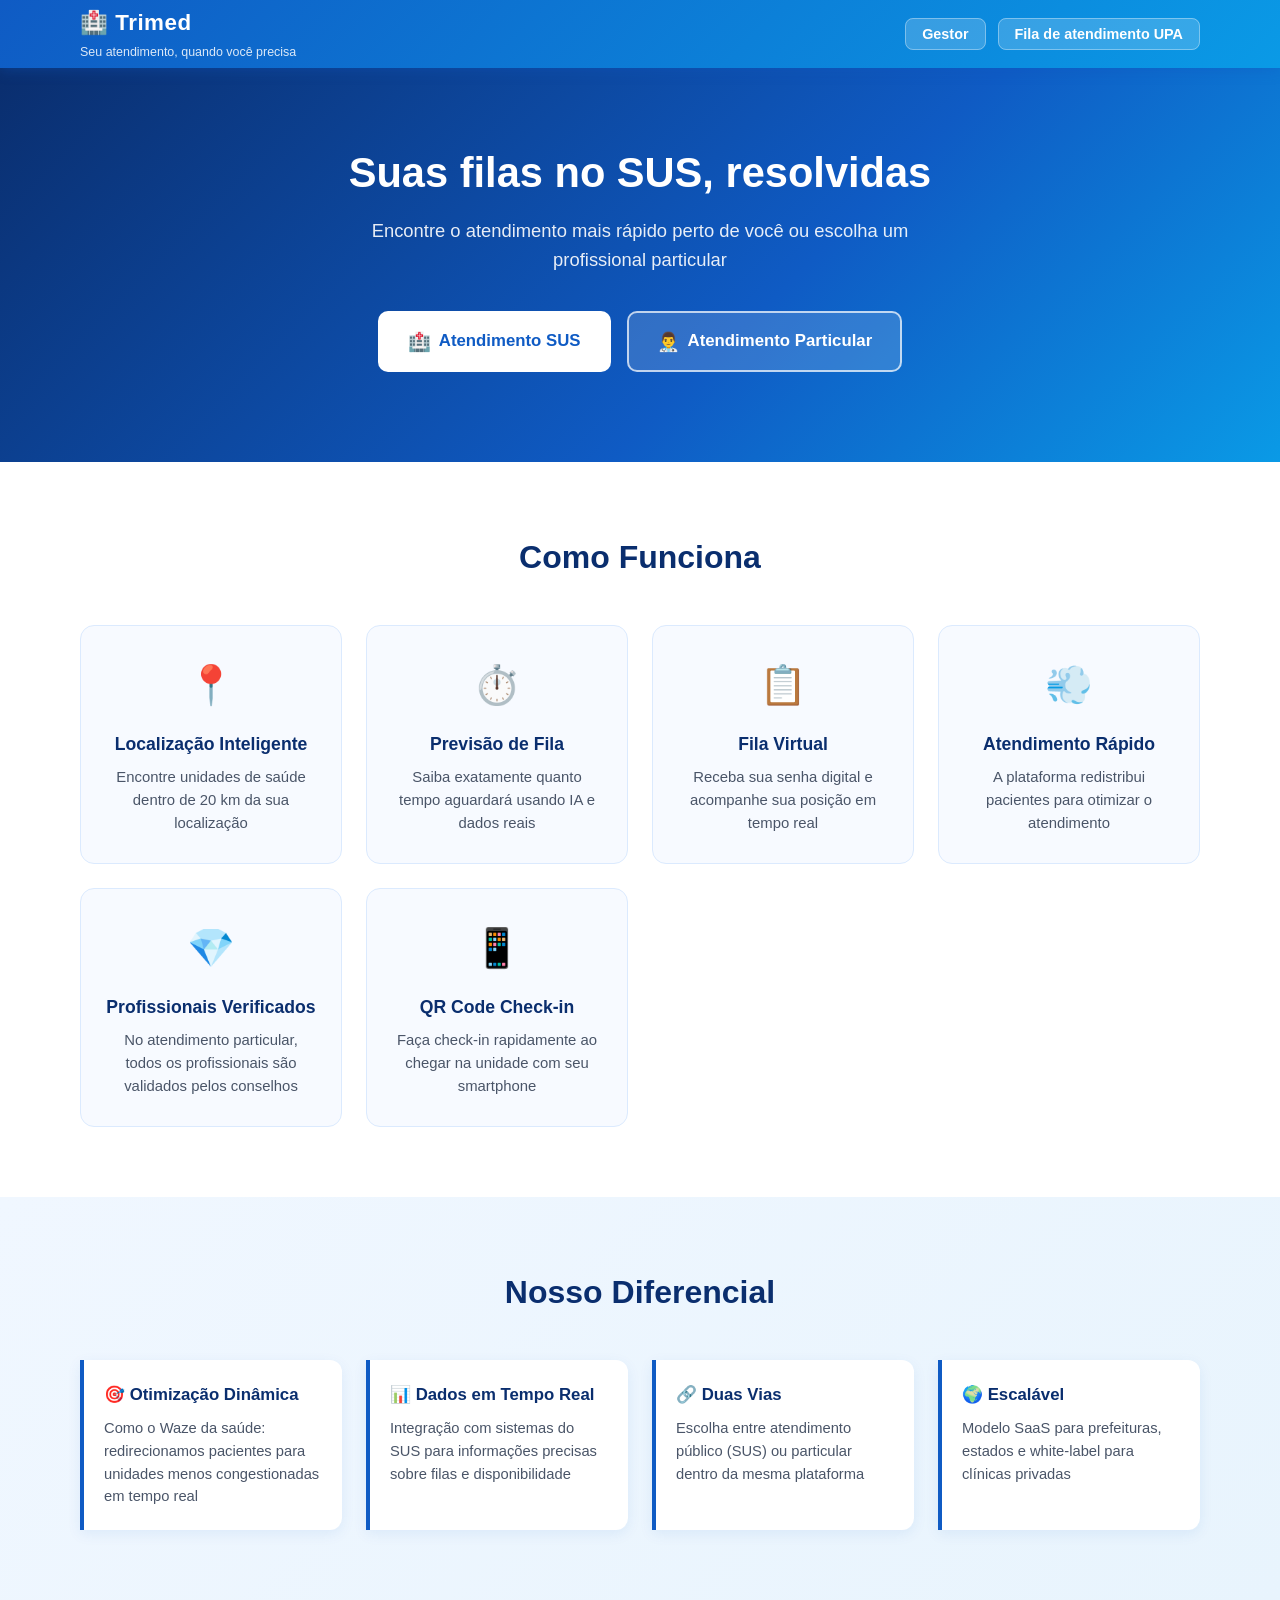
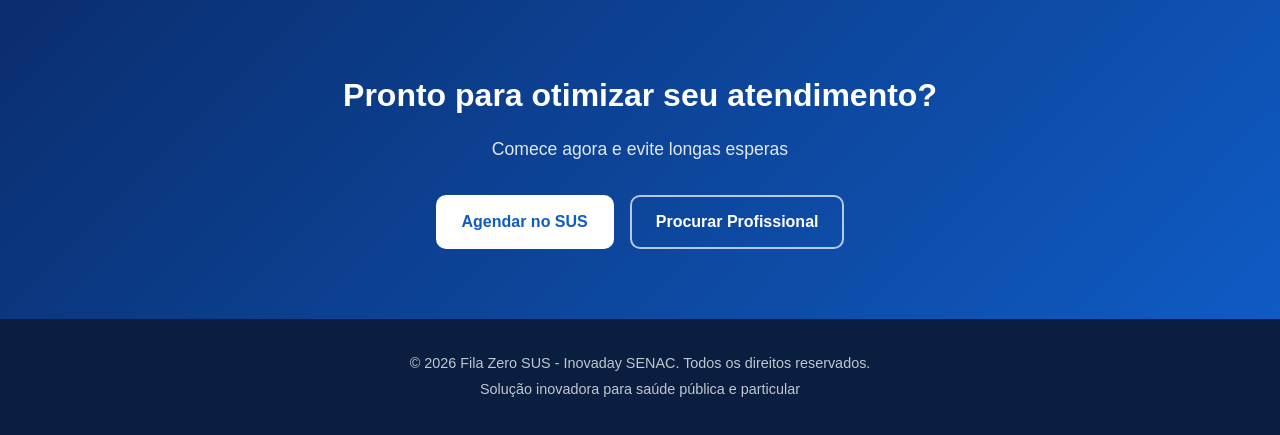
<file: index.html>
<!DOCTYPE html>
<html lang="pt-BR">
<head>
    <meta charset="UTF-8">
    <meta name="viewport" content="width=device-width, initial-scale=1.0">
    <title>Trimed - Plataforma de Otimização de Atendimento</title>
    <link rel="stylesheet" href="css/style.css">
</head>
<body>
    <!-- Navbar -->
    <nav class="navbar">
        <div class="container">
            <div class="navbar-brand">
                <h1>🏥 Trimed</h1>
                <p class="tagline">Seu atendimento, quando você precisa</p>
            </div>
            <ul class="navbar-menu">
                <li><a href="gestor.html" class="btn-secondary">Gestor</a></li>
                <li><a href="boss-fila.html" class="btn-secondary">Fila de atendimento UPA</a></li>
            </ul>
        </div>
    </nav>

    <!-- Hero Section -->
    <section class="hero">
        <div class="container">
            <div class="hero-content">
                <h2>Suas filas no SUS, resolvidas</h2>
                <p>Encontre o atendimento mais rápido perto de você ou escolha um profissional particular</p>
                <div class="hero-buttons">
                    <a href="sus.html" class="btn btn-primary">
                        <span class="icon">🏥</span>
                        Atendimento SUS
                    </a>
                    <a href="particular.html" class="btn btn-secondary">
                        <span class="icon">👨‍⚕️</span>
                        Atendimento Particular
                    </a>
                </div>
            </div>
        </div>
    </section>

    <!-- Problem & Solution -->
    <section class="features">
        <div class="container">
            <div class="section-title">
                <h2>Como Funciona</h2>
            </div>
            
            <div class="features-grid">
                <div class="feature-card">
                    <div class="feature-icon">📍</div>
                    <h3>Localização Inteligente</h3>
                    <p>Encontre unidades de saúde dentro de 20 km da sua localização</p>
                </div>
                
                <div class="feature-card">
                    <div class="feature-icon">⏱️</div>
                    <h3>Previsão de Fila</h3>
                    <p>Saiba exatamente quanto tempo aguardará usando IA e dados reais</p>
                </div>
                
                <div class="feature-card">
                    <div class="feature-icon">📋</div>
                    <h3>Fila Virtual</h3>
                    <p>Receba sua senha digital e acompanhe sua posição em tempo real</p>
                </div>
                
                <div class="feature-card">
                    <div class="feature-icon">💨</div>
                    <h3>Atendimento Rápido</h3>
                    <p>A plataforma redistribui pacientes para otimizar o atendimento</p>
                </div>

                <div class="feature-card">
                    <div class="feature-icon">💎</div>
                    <h3>Profissionais Verificados</h3>
                    <p>No atendimento particular, todos os profissionais são validados pelos conselhos</p>
                </div>
                
                <div class="feature-card">
                    <div class="feature-icon">📱</div>
                    <h3>QR Code Check-in</h3>
                    <p>Faça check-in rapidamente ao chegar na unidade com seu smartphone</p>
                </div>
            </div>
        </div>
    </section>

    <!-- Diferenciais -->
    <section class="diferenciais">
        <div class="container">
            <div class="section-title">
                <h2>Nosso Diferencial</h2>
            </div>
            
            <div class="diferenciais-content">
                <div class="diferencial-item">
                    <h3>🎯 Otimização Dinâmica</h3>
                    <p>Como o Waze da saúde: redirecionamos pacientes para unidades menos congestionadas em tempo real</p>
                </div>
                
                <div class="diferencial-item">
                    <h3>📊 Dados em Tempo Real</h3>
                    <p>Integração com sistemas do SUS para informações precisas sobre filas e disponibilidade</p>
                </div>
                
                <div class="diferencial-item">
                    <h3>🔗 Duas Vias</h3>
                    <p>Escolha entre atendimento público (SUS) ou particular dentro da mesma plataforma</p>
                </div>
                
                <div class="diferencial-item">
                    <h3>🌍 Escalável</h3>
                    <p>Modelo SaaS para prefeituras, estados e white-label para clínicas privadas</p>
                </div>
            </div>
        </div>
    </section>

    <!-- CTA Final -->
    <section class="cta-final">
        <div class="container">
            <div class="cta-content">
                <h2>Pronto para otimizar seu atendimento?</h2>
                <p>Comece agora e evite longas esperas</p>
                <div class="cta-buttons">
                    <a href="sus.html" class="btn btn-primary">Agendar no SUS</a>
                    <a href="particular.html" class="btn btn-secondary">Procurar Profissional</a>
                </div>
            </div>
        </div>
    </section>

    <!-- Footer -->
    <footer class="footer">
        <div class="container">
            <p>&copy; 2026 Fila Zero SUS - Inovaday SENAC. Todos os direitos reservados.</p>
            <p>Solução inovadora para saúde pública e particular</p>
        </div>
    </footer>

    <script src="js/app.js"></script>
</body>
</html>
</file>
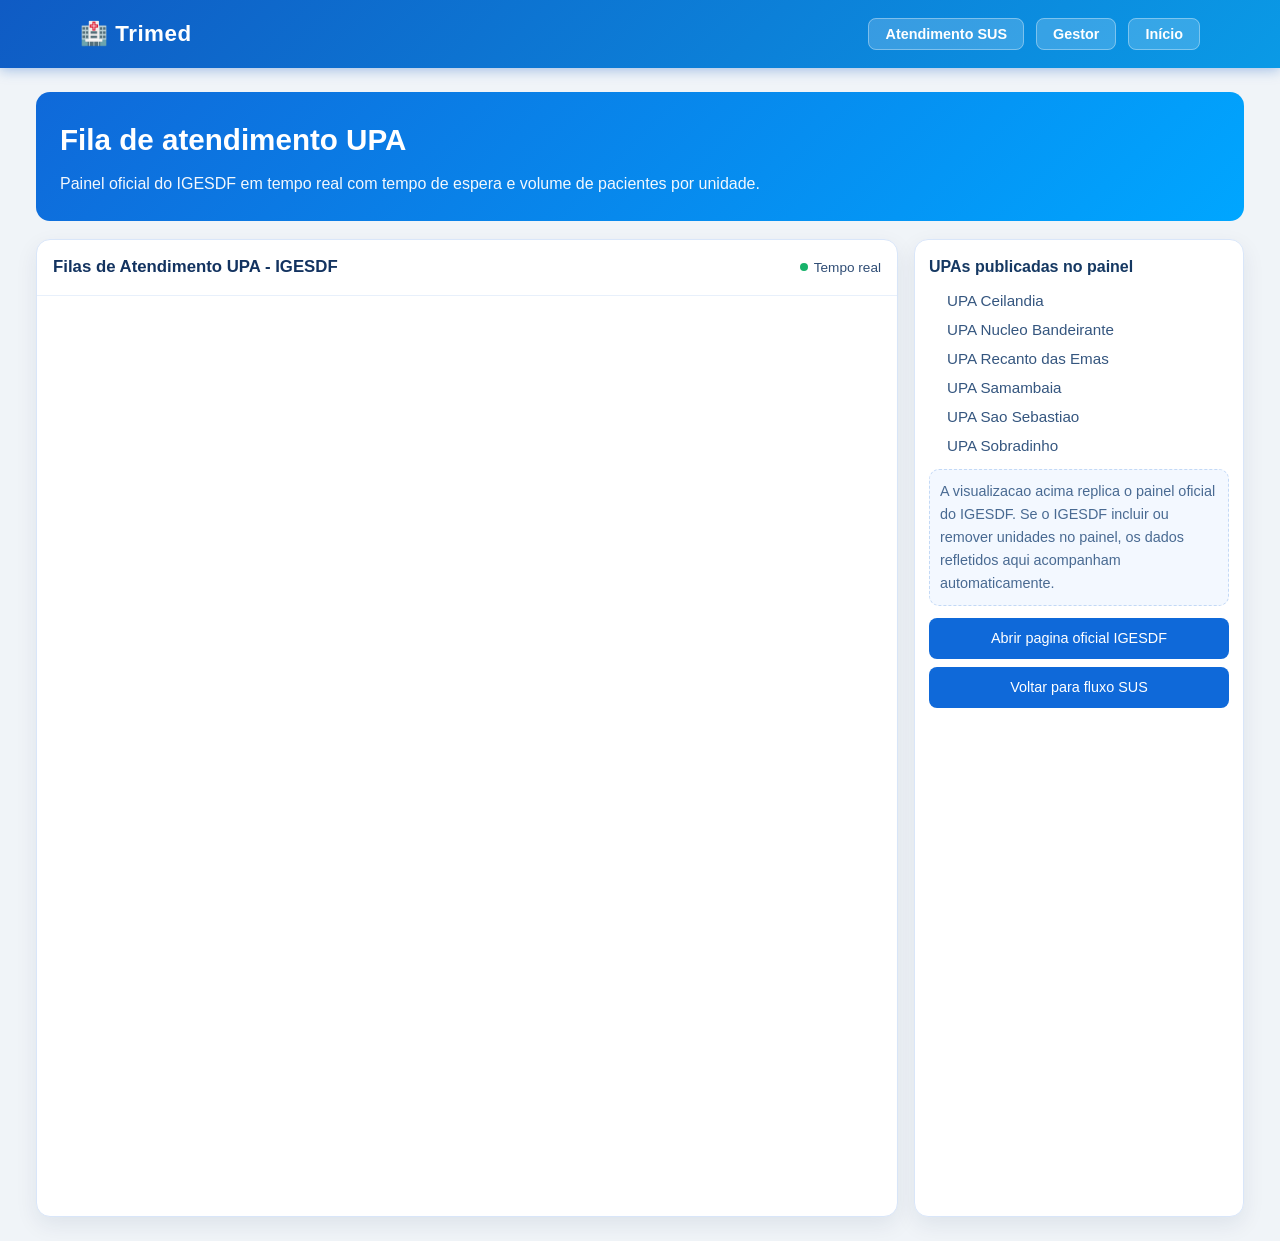
<file: boss-fila.html>
﻿<!DOCTYPE html>
<html lang="pt-BR">
<head>
    <meta charset="UTF-8">
    <meta name="viewport" content="width=device-width, initial-scale=1.0">
    <title>Fila de atendimento UPA - Tempo real</title>
    <link rel="stylesheet" href="css/style.css">
    <style>
        .upa-page {
            max-width: 1240px;
            margin: 24px auto;
            padding: 0 16px;
        }

        .upa-hero {
            background: linear-gradient(135deg, #0f69d9, #00a6ff);
            border-radius: 14px;
            color: #fff;
            padding: 24px;
            margin-bottom: 18px;
        }

        .upa-hero h2 {
            margin: 0 0 8px;
            font-size: 1.85rem;
        }

        .upa-hero p {
            margin: 0;
            opacity: 0.95;
        }

        .upa-grid {
            display: grid;
            grid-template-columns: 1fr 330px;
            gap: 16px;
        }

        .panel-card {
            background: #fff;
            border: 1px solid #d9e6f9;
            border-radius: 14px;
            box-shadow: 0 8px 22px rgba(16, 41, 79, 0.08);
            overflow: hidden;
        }

        .panel-head {
            display: flex;
            justify-content: space-between;
            align-items: center;
            gap: 10px;
            padding: 14px 16px;
            border-bottom: 1px solid #e8f0fb;
        }

        .panel-head h3 {
            margin: 0;
            color: #133360;
            font-size: 1.05rem;
        }

        .live-dot {
            display: inline-flex;
            align-items: center;
            gap: 6px;
            font-size: 0.85rem;
            color: #2f4d75;
        }

        .live-dot::before {
            content: "";
            width: 8px;
            height: 8px;
            border-radius: 50%;
            background: #17b26a;
            box-shadow: 0 0 0 0 rgba(23,178,106,0.45);
            animation: pulse 1.5s infinite;
        }

        @keyframes pulse {
            0% { box-shadow: 0 0 0 0 rgba(23,178,106,0.45); }
            70% { box-shadow: 0 0 0 10px rgba(23,178,106,0); }
            100% { box-shadow: 0 0 0 0 rgba(23,178,106,0); }
        }

        .iframe-wrap {
            width: 100%;
            min-height: 920px;
        }

        .iframe-wrap iframe {
            width: 100%;
            height: 920px;
            border: 0;
            display: block;
        }

        .side {
            padding: 14px;
        }

        .side h4 {
            margin: 0 0 10px;
            color: #153862;
        }

        .upa-list {
            margin: 0;
            padding-left: 18px;
            color: #35567f;
            line-height: 1.45;
            font-size: 0.95rem;
        }

        .upa-list li { margin-bottom: 7px; }

        .obs {
            margin-top: 12px;
            background: #f3f8ff;
            border: 1px dashed #c3d9f6;
            border-radius: 10px;
            padding: 10px;
            color: #496a92;
            font-size: 0.9rem;
        }

        .quick-actions {
            margin-top: 12px;
            display: grid;
            gap: 8px;
        }

        .quick-actions a {
            text-decoration: none;
            background: #0f69d9;
            color: #fff;
            padding: 9px 10px;
            border-radius: 8px;
            font-size: 0.9rem;
            text-align: center;
        }

        @media (max-width: 980px) {
            .upa-grid { grid-template-columns: 1fr; }
            .iframe-wrap,
            .iframe-wrap iframe { height: 780px; min-height: 780px; }
        }
    </style>
</head>
<body>
    <nav class="navbar">
        <div class="container">
            <div class="navbar-brand">
                <a href="index.html"><h1>🏥 Trimed</h1></a>
            </div>
            <ul class="navbar-menu">
                <li><a href="sus.html" class="btn-secondary">Atendimento SUS</a></li>
                <li><a href="gestor.html" class="btn-secondary">Gestor</a></li>
                <li><a href="index.html" class="btn-secondary">Início</a></li>
            </ul>
        </div>
    </nav>

    <main class="upa-page">
        <section class="upa-hero">
            <h2>Fila de atendimento UPA</h2>
            <p>Painel oficial do IGESDF em tempo real com tempo de espera e volume de pacientes por unidade.</p>
        </section>

        <section class="upa-grid">
            <article class="panel-card">
                <div class="panel-head">
                    <h3>Filas de Atendimento UPA - IGESDF</h3>
                    <span class="live-dot">Tempo real</span>
                </div>
                <div class="iframe-wrap">
                    <iframe
                        title="IGESDF Filas UPA"
                        src="https://app.powerbi.com/view?r=eyJrIjoiNTdmZTc0NzktOGY4Yy00OTQ2LTgxODMtNzU2OTg2ZjdiOGM2IiwidCI6ImQ3MTBlOTk3LTI3ZTctNGZhNi05ZGFlLThmMTkwNzRmMmI3ZSJ9"
                        allowfullscreen="true">
                    </iframe>
                </div>
            </article>

            <aside class="panel-card side">
                <h4>UPAs publicadas no painel</h4>
                <ul class="upa-list">
                    <li>UPA Ceilandia</li>
                    <li>UPA Nucleo Bandeirante</li>
                    <li>UPA Recanto das Emas</li>
                    <li>UPA Samambaia</li>
                    <li>UPA Sao Sebastiao</li>
                    <li>UPA Sobradinho</li>
                </ul>

                <div class="obs">
                    A visualizacao acima replica o painel oficial do IGESDF. Se o IGESDF incluir ou remover unidades no painel, os dados refletidos aqui acompanham automaticamente.
                </div>

                <div class="quick-actions">
                    <a href="https://indicadores.igesdf.org.br/pagina-inicial/filasupa/" target="_blank" rel="noopener noreferrer">Abrir pagina oficial IGESDF</a>
                    <a href="sus.html">Voltar para fluxo SUS</a>
                </div>
            </aside>
        </section>
    </main>
</body>
</html>
</file>
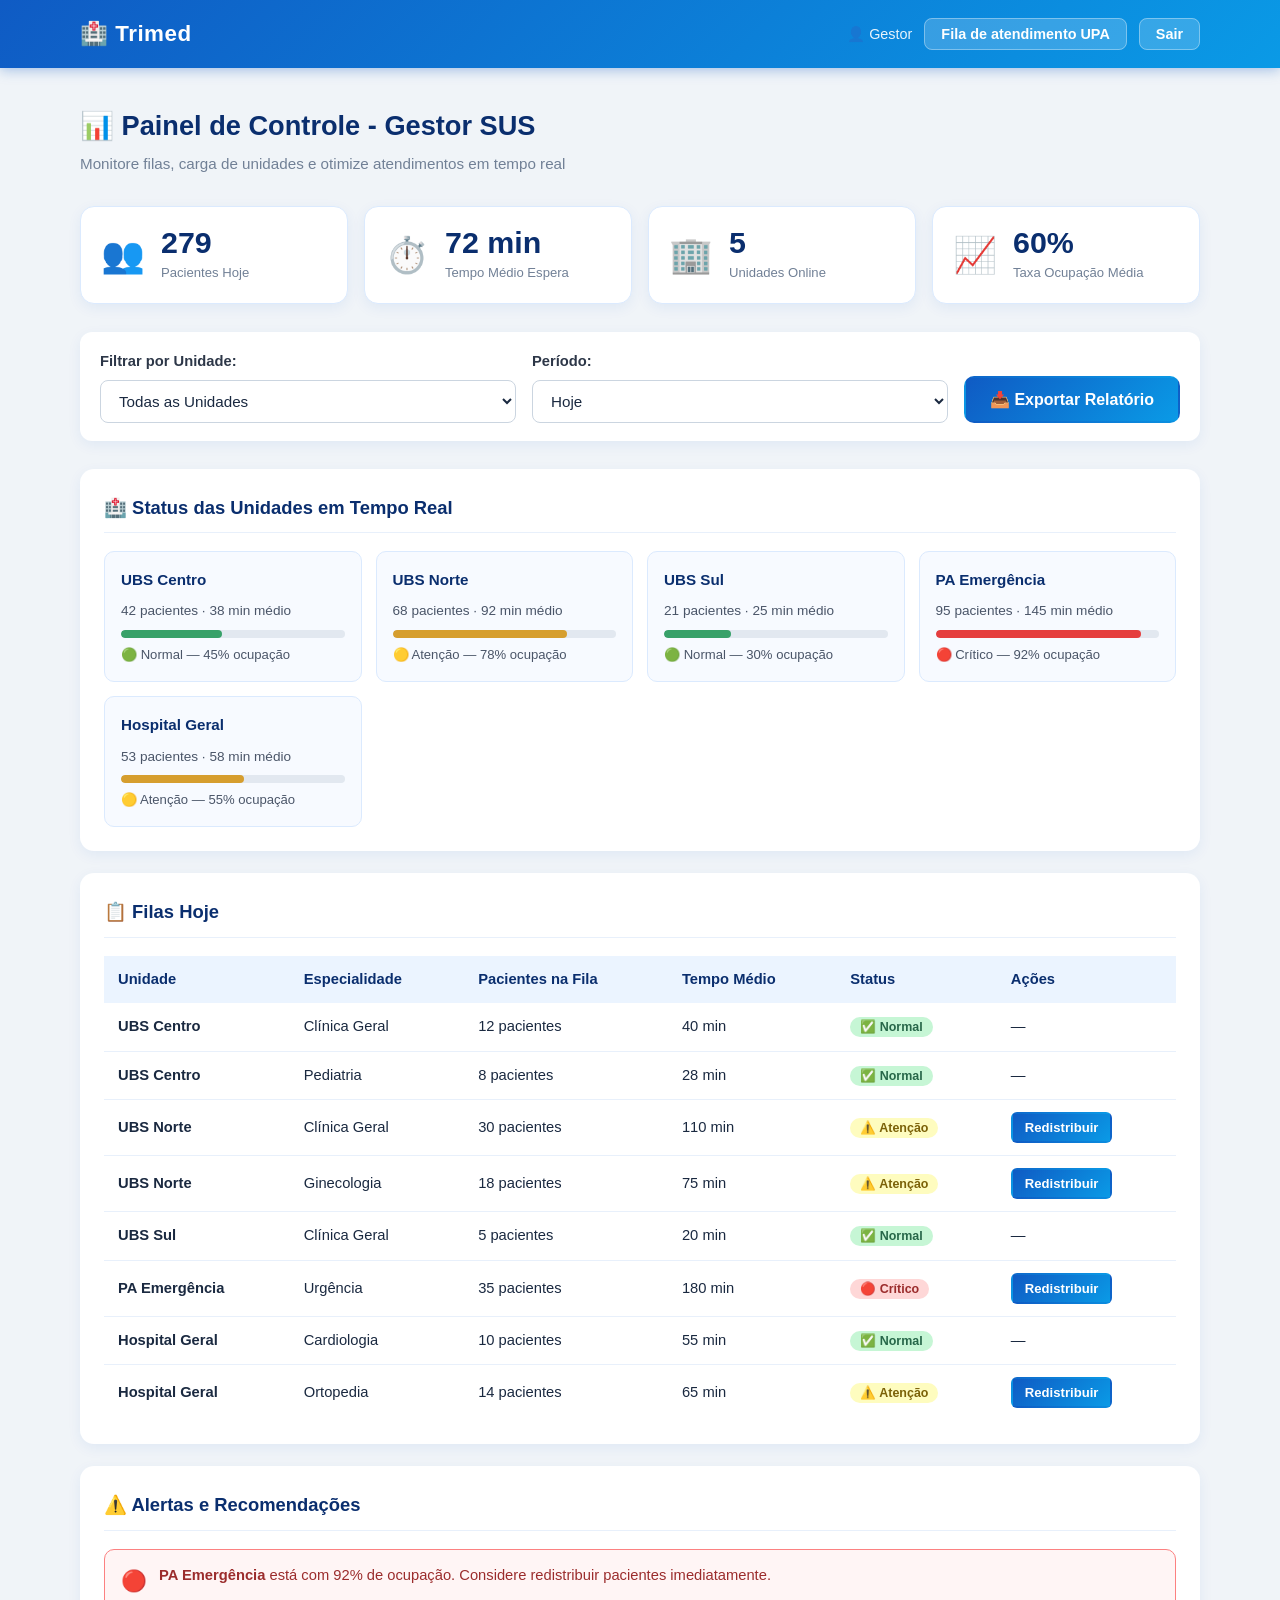
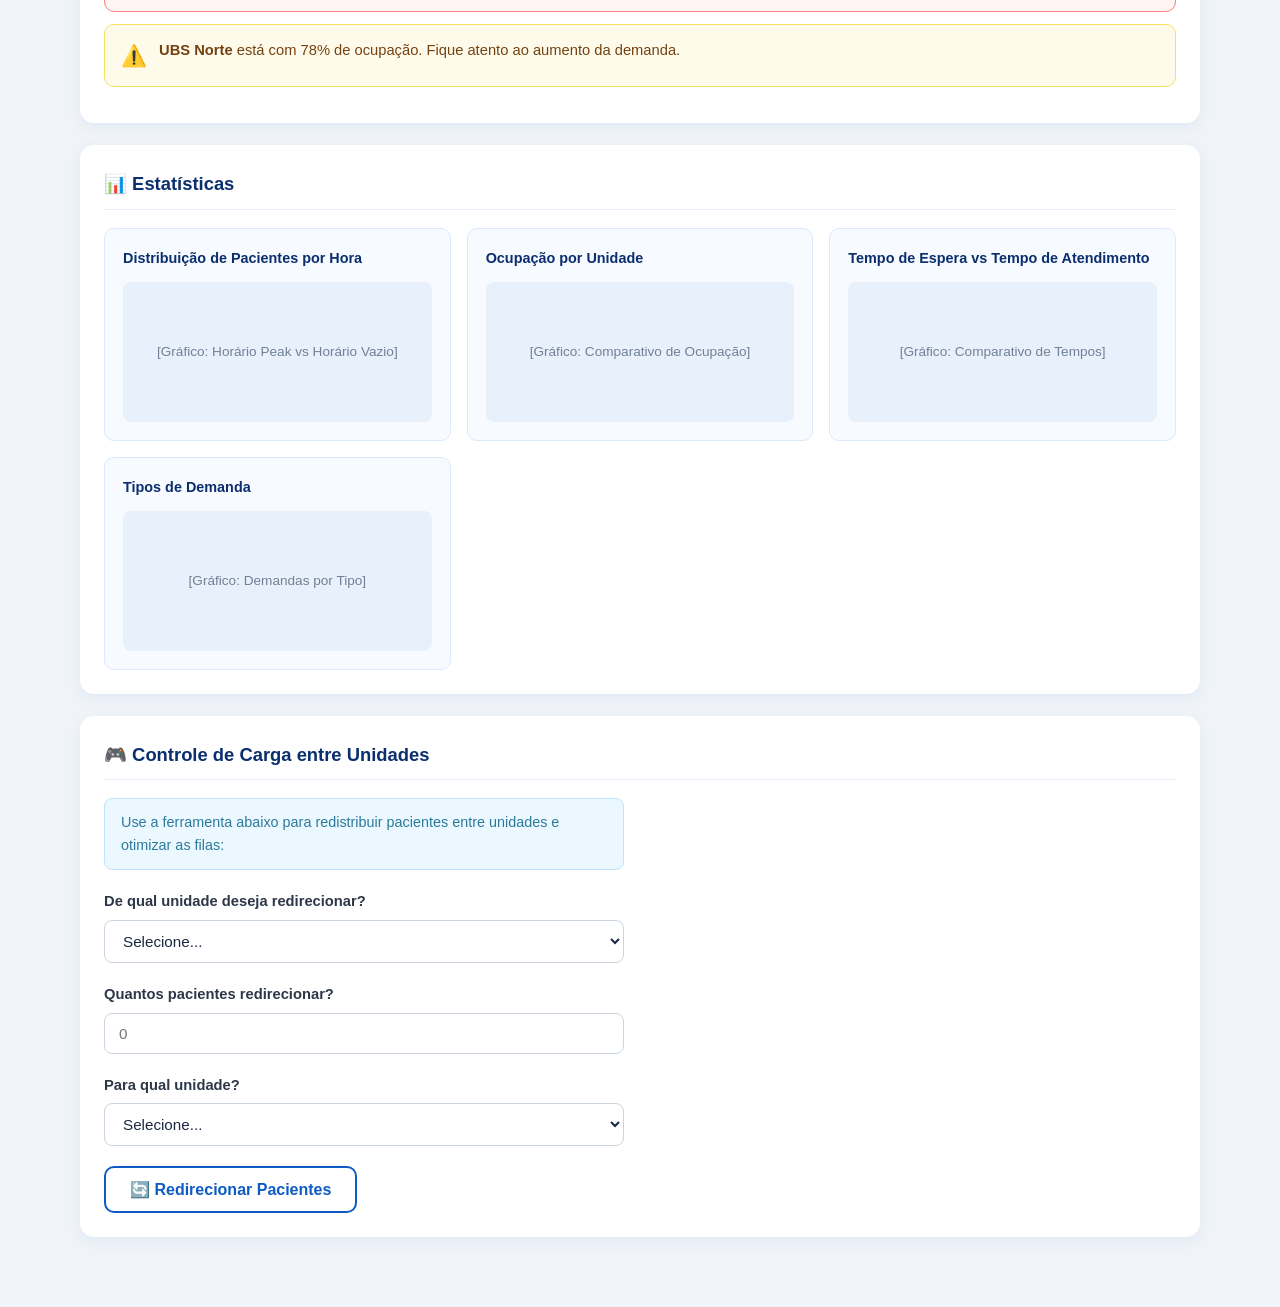
<file: gestor.html>
<!DOCTYPE html>
<html lang="pt-BR">
<head>
    <meta charset="UTF-8">
    <meta name="viewport" content="width=device-width, initial-scale=1.0">
    <title>Painel de Gestores - Trimed</title>
    <link rel="stylesheet" href="css/style.css">
</head>
<body>
    <!-- Navbar -->
    <nav class="navbar">
        <div class="container">
            <div class="navbar-brand">
                <a href="index.html"><h1>🏥 Trimed</h1></a>
            </div>
            <ul class="navbar-menu">
                <li><span class="user-info">👤 Gestor</span></li>
                <li><a href="boss-fila.html" class="btn-secondary">Fila de atendimento UPA</a></li>
                <li><a href="index.html" class="btn-secondary">Sair</a></li>
            </ul>
        </div>
    </nav>

    <main class="container gestor-container">
        <div class="gestor-header">
            <h2>📊 Painel de Controle - Gestor SUS</h2>
            <p>Monitore filas, carga de unidades e otimize atendimentos em tempo real</p>
        </div>

        <!-- KPIs -->
        <div class="kpis-grid">
            <div class="kpi-card">
                <div class="kpi-icon">👥</div>
                <div class="kpi-content">
                    <div class="kpi-value" id="total-pacientes">0</div>
                    <div class="kpi-label">Pacientes Hoje</div>
                </div>
            </div>
            <div class="kpi-card">
                <div class="kpi-icon">⏱️</div>
                <div class="kpi-content">
                    <div class="kpi-value" id="tempo-medio">--</div>
                    <div class="kpi-label">Tempo Médio Espera</div>
                </div>
            </div>
            <div class="kpi-card">
                <div class="kpi-icon">🏢</div>
                <div class="kpi-content">
                    <div class="kpi-value" id="unidades-online">0</div>
                    <div class="kpi-label">Unidades Online</div>
                </div>
            </div>
            <div class="kpi-card">
                <div class="kpi-icon">📈</div>
                <div class="kpi-content">
                    <div class="kpi-value" id="taxa-ocupacao">0%</div>
                    <div class="kpi-label">Taxa Ocupação Média</div>
                </div>
            </div>
        </div>

        <!-- Filtros -->
        <div class="gestor-filtros">
            <div class="form-group">
                <label for="filtro-unidade">Filtrar por Unidade:</label>
                <select id="filtro-unidade" onchange="atualizarDashboard()">
                    <option value="">Todas as Unidades</option>
                    <option value="ubs_centro">UBS Centro</option>
                    <option value="ubs_norte">UBS Norte</option>
                    <option value="ubs_sul">UBS Sul</option>
                    <option value="pa_emergencia">PA Emergência</option>
                    <option value="hospital_geral">Hospital Geral</option>
                </select>
            </div>

            <div class="form-group">
                <label for="filtro-periodo">Período:</label>
                <select id="filtro-periodo" onchange="atualizarDashboard()">
                    <option value="hoje">Hoje</option>
                    <option value="semana">Esta Semana</option>
                    <option value="mes">Este Mês</option>
                </select>
            </div>

            <button type="button" class="btn btn-primary" onclick="exportarRelatorio()">
                📥 Exportar Relatório
            </button>
        </div>

        <!-- Seção de Monitoramento de Unidades -->
        <section class="gestor-section">
            <h3>🏥 Status das Unidades em Tempo Real</h3>
            <div id="unidades-status" class="unidades-status-grid">
                <!-- Status das unidades será carregado via JavaScript -->
            </div>
        </section>

        <!-- Seção de Filas -->
        <section class="gestor-section">
            <h3>📋 Filas Hoje</h3>
            <div class="filas-table-container">
                <table class="filas-table">
                    <thead>
                        <tr>
                            <th>Unidade</th>
                            <th>Especialidade</th>
                            <th>Pacientes na Fila</th>
                            <th>Tempo Médio</th>
                            <th>Status</th>
                            <th>Ações</th>
                        </tr>
                    </thead>
                    <tbody id="filas-tbody">
                        <!-- Dados das filas serão carregados via JavaScript -->
                    </tbody>
                </table>
            </div>
        </section>

        <!-- Seção de Alertas -->
        <section class="gestor-section">
            <h3>⚠️ Alertas e Recomendações</h3>
            <div id="alertas-container">
                <!-- Alertas serão carregados via JavaScript -->
            </div>
        </section>

        <!-- Seção de Gráficos -->
        <section class="gestor-section">
            <h3>📊 Estatísticas</h3>
            <div class="graficos-container">
                <div class="grafico-card">
                    <h4>Distribuição de Pacientes por Hora</h4>
                    <div id="grafico-horario" class="grafico-placeholder">
                        [Gráfico: Horário Peak vs Horário Vazio]
                    </div>
                </div>
                <div class="grafico-card">
                    <h4>Ocupação por Unidade</h4>
                    <div id="grafico-ocupacao" class="grafico-placeholder">
                        [Gráfico: Comparativo de Ocupação]
                    </div>
                </div>
                <div class="grafico-card">
                    <h4>Tempo de Espera vs Tempo de Atendimento</h4>
                    <div id="grafico-tempo" class="grafico-placeholder">
                        [Gráfico: Comparativo de Tempos]
                    </div>
                </div>
                <div class="grafico-card">
                    <h4>Tipos de Demanda</h4>
                    <div id="grafico-demanda" class="grafico-placeholder">
                        [Gráfico: Demandas por Tipo]
                    </div>
                </div>
            </div>
        </section>

        <!-- Seção de Controle de Carga -->
        <section class="gestor-section">
            <h3>🎮 Controle de Carga entre Unidades</h3>
            <div class="controle-carga">
                <p class="info-box">Use a ferramenta abaixo para redistribuir pacientes entre unidades e otimizar as filas:</p>
                
                <div class="form-group">
                    <label for="unidade-origem">De qual unidade deseja redirecionar?</label>
                    <select id="unidade-origem">
                        <option value="">Selecione...</option>
                        <option value="ubs_centro">UBS Centro (50 pacientes aguardando)</option>
                        <option value="ubs_norte">UBS Norte (35 pacientes aguardando)</option>
                        <option value="ubs_sul">UBS Sul (22 pacientes aguardando)</option>
                    </select>
                </div>

                <div class="form-group">
                    <label for="quantidade-redirecionar">Quantos pacientes redirecionar?</label>
                    <input type="number" id="quantidade-redirecionar" min="1" max="50" placeholder="0">
                </div>

                <div class="form-group">
                    <label for="unidade-destino">Para qual unidade?</label>
                    <select id="unidade-destino">
                        <option value="">Selecione...</option>
                        <option value="ubs_norte">UBS Norte (10 pacientes aguardando)</option>
                        <option value="ubs_sul">UBS Sul (8 pacientes aguardando)</option>
                        <option value="pa_emergencia">PA Emergência (5 pacientes aguardando)</option>
                    </select>
                </div>

                <button type="button" class="btn btn-secondary" onclick="processarRedirecionamento()">
                    🔄 Redirecionar Pacientes
                </button>
            </div>
        </section>

    </main>

    <!-- Modal de Confirmação -->
    <div id="modal-confirmacao" class="modal">
        <div class="modal-content">
            <h2>Confirmar Ação</h2>
            <p id="msg-confirmacao"></p>
            <div class="buttons-modal">
                <button type="button" class="btn btn-outline" onclick="fecharModal('modal-confirmacao')">Cancelar</button>
                <button type="button" class="btn btn-primary" onclick="confirmarAcao()">Confirmar</button>
            </div>
        </div>
    </div>

    <script src="js/app.js"></script>
    <script src="js/gestor.js"></script>
</body>
</html>
</file>
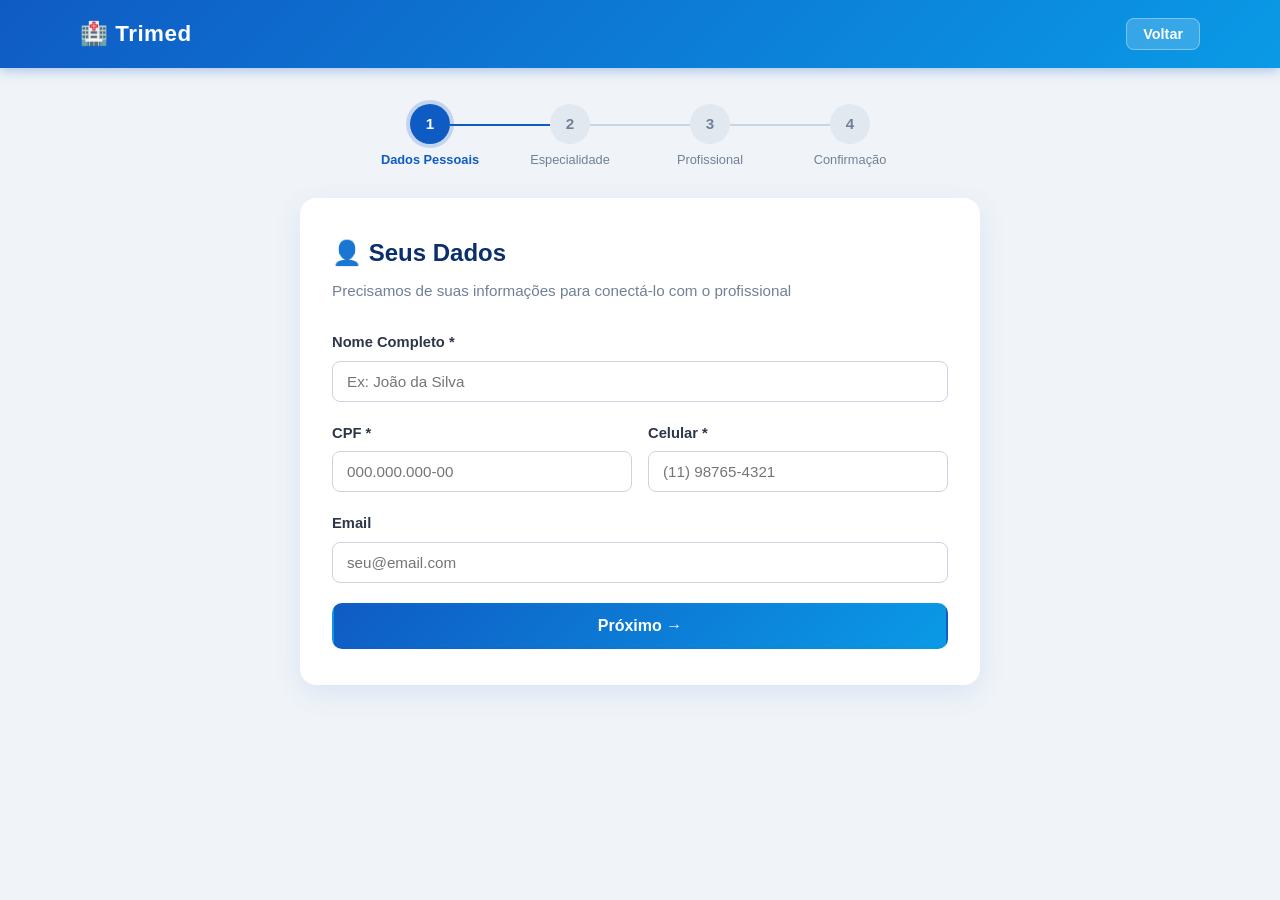
<file: particular.html>
<!DOCTYPE html>
<html lang="pt-BR">
<head>
    <meta charset="UTF-8">
    <meta name="viewport" content="width=device-width, initial-scale=1.0">
    <title>Atendimento Particular - Trimed</title>
    <link rel="stylesheet" href="css/style.css">
</head>
<body>
    <!-- Navbar -->
    <nav class="navbar">
        <div class="container">
            <div class="navbar-brand">
                <a href="index.html"><h1>🏥 Trimed</h1></a>
            </div>
            <ul class="navbar-menu">
                <li><a href="index.html" class="btn-secondary">Voltar</a></li>
            </ul>
        </div>
    </nav>

    <main class="container">
        <!-- Stepper -->
        <div class="stepper">
            <div class="step active" id="step1-particular">
                <div class="step-number">1</div>
                <div class="step-label">Dados Pessoais</div>
            </div>
            <div class="step" id="step2-particular">
                <div class="step-number">2</div>
                <div class="step-label">Especialidade</div>
            </div>
            <div class="step" id="step3-particular">
                <div class="step-number">3</div>
                <div class="step-label">Profissional</div>
            </div>
            <div class="step" id="step4-particular">
                <div class="step-number">4</div>
                <div class="step-label">Confirmação</div>
            </div>
        </div>

        <!-- Form Container -->
        <div class="form-container">
            
            <!-- Step 1: Dados Pessoais -->
            <form id="form-dados-particular" class="form-step active">
                <h2>👤 Seus Dados</h2>
                <p class="form-subtitle">Precisamos de suas informações para conectá-lo com o profissional</p>
                
                <div class="form-group">
                    <label for="nome-particular">Nome Completo *</label>
                    <input type="text" id="nome-particular" name="nome" required placeholder="Ex: João da Silva">
                </div>

                <div class="form-row">
                    <div class="form-group">
                        <label for="cpf-particular">CPF *</label>
                        <input type="text" id="cpf-particular" name="cpf" required placeholder="000.000.000-00" maxlength="14">
                    </div>
                    <div class="form-group">
                        <label for="celular-particular">Celular *</label>
                        <input type="tel" id="celular-particular" name="celular" required placeholder="(11) 98765-4321" maxlength="15">
                    </div>
                </div>

                <div class="form-group">
                    <label for="email-particular">Email</label>
                    <input type="email" id="email-particular" name="email" placeholder="seu@email.com">
                </div>

                <button type="button" class="btn btn-primary btn-block" onclick="validarDadosParticular()">
                    Próximo →
                </button>
            </form>

            <!-- Step 2: Especialidade/Serviço -->
            <form id="form-especialidade" class="form-step">
                <h2>🔍 Que tipo de profissional você procura?</h2>
                <p class="form-subtitle">Selecione a área de interesse</p>

                <div class="especialidades-grid">
                    <div class="espec-card" onclick="selecionarEspecialidade('clinica_geral', this)">
                        <div class="espec-icon">👨‍⚕️</div>
                        <div class="espec-name">Clínica Geral</div>
                    </div>
                    <div class="espec-card" onclick="selecionarEspecialidade('cardiologia', this)">
                        <div class="espec-icon">❤️</div>
                        <div class="espec-name">Cardiologia</div>
                    </div>
                    <div class="espec-card" onclick="selecionarEspecialidade('pediatria', this)">
                        <div class="espec-icon">👶</div>
                        <div class="espec-name">Pediatria</div>
                    </div>
                    <div class="espec-card" onclick="selecionarEspecialidade('ginecologia', this)">
                        <div class="espec-icon">👩‍⚕️</div>
                        <div class="espec-name">Ginecologia</div>
                    </div>
                    <div class="espec-card" onclick="selecionarEspecialidade('odontologia', this)">
                        <div class="espec-icon">🦷</div>
                        <div class="espec-name">Odontologia</div>
                    </div>
                    <div class="espec-card" onclick="selecionarEspecialidade('psicologia', this)">
                        <div class="espec-icon">🧠</div>
                        <div class="espec-name">Psicologia</div>
                    </div>
                    <div class="espec-card" onclick="selecionarEspecialidade('fisioterapia', this)">
                        <div class="espec-icon">💪</div>
                        <div class="espec-name">Fisioterapia</div>
                    </div>
                    <div class="espec-card" onclick="selecionarEspecialidade('laboratorio', this)">
                        <div class="espec-icon">🧪</div>
                        <div class="espec-name">Laboratório</div>
                    </div>
                </div>

                <div class="form-group">
                    <label for="sintomas-particular">Descreva brevemente sua necessidade (opcional)</label>
                    <textarea id="sintomas-particular" placeholder="Isso ajudará o profissional a preparar-se melhor" rows="3"></textarea>
                </div>

                <div class="form-buttons">
                    <button type="button" class="btn btn-outline" onclick="voltarStep(1, 'particular')">
                        ← Voltar
                    </button>
                    <button type="button" class="btn btn-primary" onclick="validarEspecialidade()">
                        Próximo →
                    </button>
                </div>
            </form>

            <!-- Step 3: Seleção de Profissional -->
            <div id="form-profissional" class="form-step">
                <h2>🎯 Profissionais Disponíveis</h2>
                <p class="form-subtitle">Escolha o profissional que melhor atende sua necessidade</p>

                <div class="filtros-profissionais">
                    <div class="form-group">
                        <label for="filtro-preco">Filtrar por Preço:</label>
                        <select id="filtro-preco" onchange="filtrarProfissionaisParticular()">
                            <option value="">Todos</option>
                            <option value="ate_100">Até R$ 100</option>
                            <option value="100_200">R$ 100 - R$ 200</option>
                            <option value="acima_200">Acima de R$ 200</option>
                        </select>
                    </div>
                    <div class="form-group">
                        <label for="filtro-avaliacao">Melhores Avaliações:</label>
                        <select id="filtro-avaliacao" onchange="filtrarProfissionaisParticular()">
                            <option value="">Todas</option>
                            <option value="4_5">⭐ 4.5+</option>
                            <option value="4">⭐ 4.0+</option>
                        </select>
                    </div>
                </div>

                <div id="lista-profissionais" class="profissionais-grid">
                    <!-- Profissionais serão carregados via JavaScript -->
                </div>

                <div class="form-buttons">
                    <button type="button" class="btn btn-outline" onclick="voltarStep(2, 'particular')">
                        ← Voltar
                    </button>
                </div>
            </div>

            <!-- Step 4: Confirmação -->
            <div id="form-confirmacao-particular" class="form-step">
                <h2>📅 Confirmar Agendamento</h2>
                
                <div id="confirmacao-particular-content">
                    <!-- Conteúdo será preenchido via JavaScript -->
                </div>

                <div class="form-buttons">
                    <button type="button" class="btn btn-outline" onclick="voltarStep(3, 'particular')">
                        ← Voltar
                    </button>
                    <button type="button" class="btn btn-primary" onclick="confirmarAgendamentoParticular()">
                        Confirmar Agendamento
                    </button>
                </div>
            </div>
        </div>
    </main>

    <!-- Modal de Sucesso -->
    <div id="modal-sucesso-particular" class="modal">
        <div class="modal-content">
            <div class="modal-icon">✅</div>
            <h2>Agendamento Confirmado!</h2>
            <div id="dados-confirmacao-particular" class="dados-confirmacao"></div>
            <p class="info-importante">Você receberá um SMS com os detalhes de contato do profissional</p>
            <div class="buttons-modal">
                <a href="index.html" class="btn btn-primary">Voltar ao Início</a>
            </div>
        </div>
    </div>

    <script src="js/app.js"></script>
    <script src="js/particular.js"></script>
</body>
</html>
</file>
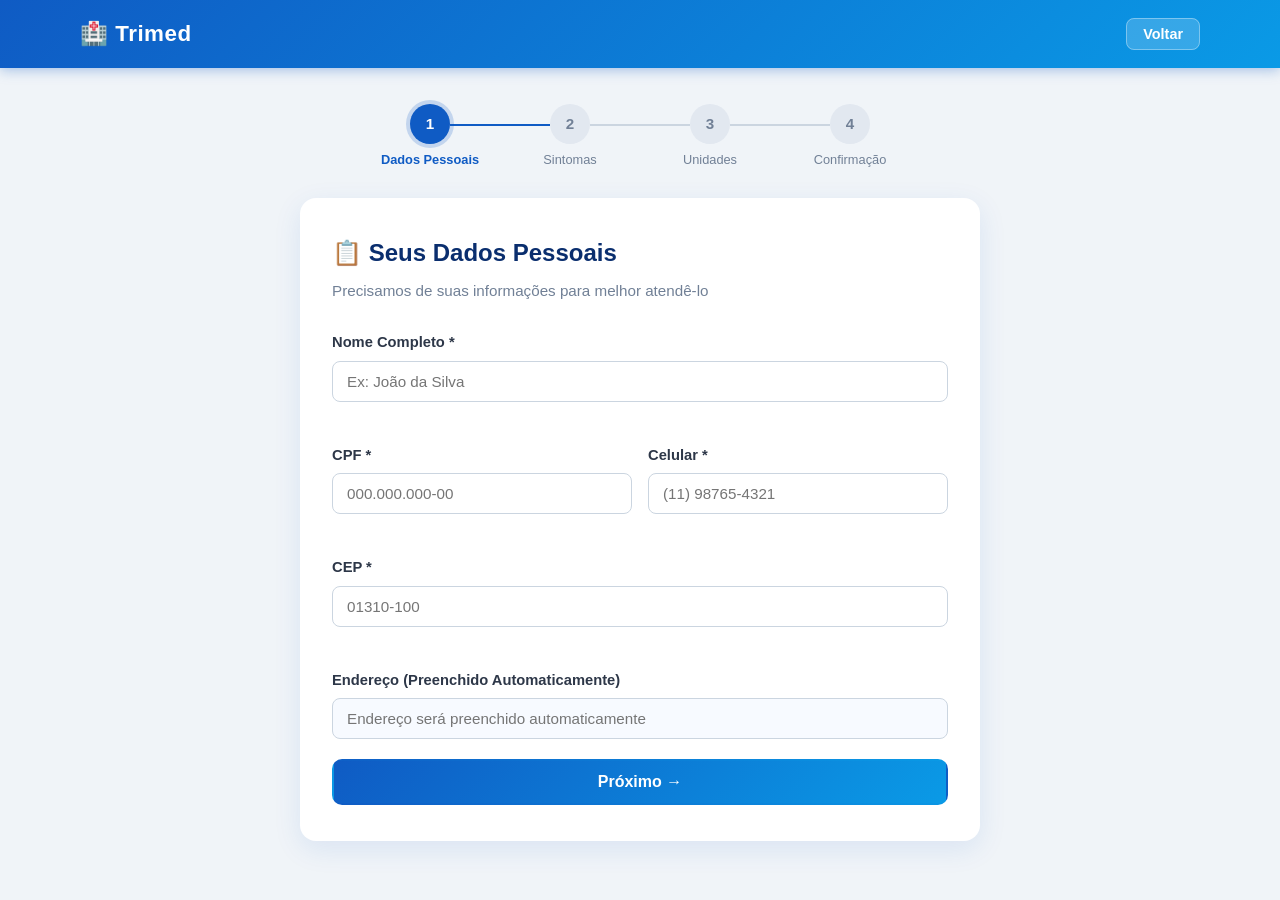
<file: sus.html>
<!DOCTYPE html>
<html lang="pt-BR">
<head>
    <meta charset="UTF-8">
    <meta name="viewport" content="width=device-width, initial-scale=1.0">
    <title>Atendimento SUS - Trimed</title>
    <link rel="stylesheet" href="css/style.css">
</head>
<body>
    <!-- Navbar -->
    <nav class="navbar">
        <div class="container">
            <div class="navbar-brand">
                <a href="index.html"><h1>🏥 Trimed</h1></a>
            </div>
            <ul class="navbar-menu">
                <li><a href="index.html" class="btn-secondary">Voltar</a></li>
            </ul>
        </div>
    </nav>

    <main class="container">
        <!-- Stepper -->
        <div class="stepper">
            <div class="step active" id="step1">
                <div class="step-number">1</div>
                <div class="step-label">Dados Pessoais</div>
            </div>
            <div class="step" id="step2">
                <div class="step-number">2</div>
                <div class="step-label">Sintomas</div>
            </div>
            <div class="step" id="step3">
                <div class="step-number">3</div>
                <div class="step-label">Unidades</div>
            </div>
            <div class="step" id="step4">
                <div class="step-number">4</div>
                <div class="step-label">Confirmação</div>
            </div>
        </div>

        <!-- Form Container -->
        <div class="form-container">
            
            <!-- Step 1: Dados Pessoais -->
            <form id="form-dados" class="form-step active">
                <h2>📋 Seus Dados Pessoais</h2>
                <p class="form-subtitle">Precisamos de suas informações para melhor atendê-lo</p>
                
                <div class="form-group">
                    <label for="nome">Nome Completo *</label>
                    <input type="text" id="nome" name="nome" required placeholder="Ex: João da Silva">
                    <span class="error" id="erro-nome"></span>
                </div>

                <div class="form-row">
                    <div class="form-group">
                        <label for="cpf">CPF *</label>
                        <input type="text" id="cpf" name="cpf" required placeholder="000.000.000-00" maxlength="14">
                        <span class="error" id="erro-cpf"></span>
                    </div>
                    <div class="form-group">
                        <label for="celular">Celular *</label>
                        <input type="tel" id="celular" name="celular" required placeholder="(11) 98765-4321" maxlength="15">
                        <span class="error" id="erro-celular"></span>
                    </div>
                </div>

                <div class="form-group">
                    <label for="cep">CEP *</label>
                    <input type="text" id="cep" name="cep" required placeholder="01310-100" maxlength="9">
                    <span class="error" id="erro-cep"></span>
                </div>

                <div class="form-group">
                    <label for="endereco">Endereço (Preenchido Automaticamente)</label>
                    <input type="text" id="endereco" name="endereco" readonly placeholder="Endereço será preenchido automaticamente">
                </div>

                <button type="button" class="btn btn-primary btn-block" onclick="validarDados()">
                    Próximo →
                </button>
            </form>

            <!-- Step 2: Sintomas -->
            <form id="form-sintomas" class="form-step">
                <h2>🩺 Qual é sua Demanda?</h2>
                <p class="form-subtitle">Descreva seus sintomas ou necessidade de atendimento</p>

                <div class="form-group">
                    <label for="tipo_demanda">Tipo de Demanda *</label>
                    <select id="tipo_demanda" name="tipo_demanda" required onchange="atualizarEspecialidades()">
                        <option value="">Selecione...</option>
                        <option value="consulta_geral">Consulta Geral</option>
                        <option value="urgencia">Urgência/Emergência</option>
                        <option value="odontologia">Odontologia</option>
                        <option value="pediatria">Pediatria</option>
                        <option value="ginecologia">Ginecologia</option>
                        <option value="cardiologia">Cardiologia</option>
                        <option value="retorno">Retorno de Consulta</option>
                        <option value="outro">Outro</option>
                    </select>
                </div>

                <div class="form-group">
                    <label for="sintomas">Descreva seus Sintomas ou Situação *</label>
                    <textarea id="sintomas" name="sintomas" required placeholder="Ex: Febre, dor de cabeça, etc." rows="4"></textarea>
                    <small>Mínimo 10 caracteres</small>
                </div>

                <div class="form-group">
                    <label for="urgencia">Qual é o nível de urgência?</label>
                    <div class="urgencia-options">
                        <label class="radio-option">
                            <input type="radio" name="urgencia" value="baixa" checked>
                            <span>Baixa - Posso esperar dias</span>
                        </label>
                        <label class="radio-option">
                            <input type="radio" name="urgencia" value="media">
                            <span>Média - Gostaria de ir hoje</span>
                        </label>
                        <label class="radio-option">
                            <input type="radio" name="urgencia" value="alta">
                            <span>Alta - Preciso urgente</span>
                        </label>
                    </div>
                </div>

                <div class="form-buttons">
                    <button type="button" class="btn btn-outline" onclick="voltarStep(1)">
                        ← Voltar
                    </button>
                    <button type="button" class="btn btn-primary" onclick="validarSintomas()">
                        Próximo →
                    </button>
                </div>
            </form>

            <!-- Step 3: Seleção de Unidades -->
            <div id="form-unidades" class="form-step">
                <h2>🏢 Unidades Disponíveis Próximas</h2>
                <p class="form-subtitle">Encontramos unidades no raio de 20km. Escolha a mais adequada:</p>

                <div id="filtros-unidades" class="filtros">
                    <button type="button" class="filter-btn active" onclick="filtrarUnidades('todas', event)">Todas</button>
                    <button type="button" class="filter-btn" onclick="filtrarUnidades('proxima', event)">Mais Próxima</button>
                    <button type="button" class="filter-btn" onclick="filtrarUnidades('menor_fila', event)">Menor Fila</button>
                </div>

                <div id="lista-unidades" class="unidades-grid">
                    <!-- Unidades serão carregadas via JavaScript -->
                </div>

                <div class="form-buttons">
                    <button type="button" class="btn btn-outline" onclick="voltarStep(2)">
                        ← Voltar
                    </button>
                </div>
            </div>

            <!-- Step 4: Confirmação e Fila Virtual -->
            <div id="form-confirmacao" class="form-step">
                <h2>✅ Sua Posição na Fila Virtual</h2>
                
                <div id="confirmacao-content">
                    <!-- Conteúdo será preenchido via JavaScript -->
                </div>

                <div class="form-buttons">
                    <button type="button" class="btn btn-outline" onclick="voltarStep(3)">
                        ← Voltar
                    </button>
                    <button type="button" class="btn btn-primary" onclick="finalizarAgendamento()">
                        Confirmar Agendamento
                    </button>
                </div>
            </div>
        </div>
    </main>

    <!-- Modal de Sucesso -->
    <div id="modal-sucesso" class="modal">
        <div class="modal-content">
            <div class="modal-icon">✅</div>
            <h2>Agendamento Confirmado!</h2>
            <div id="dados-confirmacao" class="dados-confirmacao"></div>
            <p class="info-importante">Um QR Code foi enviado para seu celular. Apresente-o na unidade de saúde.</p>
            <div class="buttons-modal">
                <a href="index.html" class="btn btn-primary">Voltar ao Início</a>
            </div>
        </div>
    </div>

    <!-- Modal de Erro -->
    <div id="modal-erro" class="modal">
        <div class="modal-content">
            <div class="modal-icon erro">❌</div>
            <h2 id="titulo-erro">Erro ao Processar</h2>
            <p id="msg-erro"></p>
            <button class="btn btn-primary" onclick="fecharModal('modal-erro')">Tentar Novamente</button>
        </div>
    </div>

    <script src="js/app.js"></script>
    <script src="js/sus.js"></script>
</body>
</html>
</file>
<file: css/style.css>
/* ============================================================
   Fila Zero SUS – Global Stylesheet
   ============================================================ */

/* ---------- Reset & Base ---------- */
*, *::before, *::after {
    box-sizing: border-box;
    margin: 0;
    padding: 0;
}

html {
    font-size: 16px;
    scroll-behavior: smooth;
}

body {
    font-family: 'Segoe UI', Tahoma, Geneva, Verdana, sans-serif;
    background: #f0f4f8;
    color: #1a2940;
    line-height: 1.6;
    min-height: 100vh;
}

a {
    color: inherit;
    text-decoration: none;
}

ul {
    list-style: none;
}

/* ---------- Container ---------- */
.container {
    max-width: 1160px;
    margin: 0 auto;
    padding: 0 20px;
}

/* ============================================================
   Navbar
   ============================================================ */
.navbar {
    background: linear-gradient(135deg, #0f5bc4, #0a9ae6);
    color: #fff;
    padding: 0 0;
    position: sticky;
    top: 0;
    z-index: 1000;
    box-shadow: 0 2px 12px rgba(15, 91, 196, 0.35);
}

.navbar .container {
    display: flex;
    align-items: center;
    justify-content: space-between;
    height: 68px;
}

.navbar-brand h1 {
    font-size: 1.4rem;
    font-weight: 700;
    letter-spacing: 0.5px;
}

.navbar-brand a {
    text-decoration: none;
    color: #fff;
}

.tagline {
    font-size: 0.78rem;
    opacity: 0.85;
    margin-top: 2px;
}

.navbar-menu {
    display: flex;
    gap: 12px;
    align-items: center;
}

.navbar-menu a,
.navbar-menu .btn-secondary {
    background: rgba(255,255,255,0.18);
    border: 1px solid rgba(255,255,255,0.35);
    color: #fff;
    padding: 7px 16px;
    border-radius: 8px;
    font-size: 0.9rem;
    font-weight: 600;
    cursor: pointer;
    transition: background 0.2s, border-color 0.2s;
}

.navbar-menu a:hover,
.navbar-menu .btn-secondary:hover {
    background: rgba(255,255,255,0.3);
}

.user-info {
    font-size: 0.9rem;
    opacity: 0.9;
}

/* ============================================================
   Buttons
   ============================================================ */
.btn {
    display: inline-flex;
    align-items: center;
    gap: 8px;
    padding: 12px 24px;
    border-radius: 10px;
    font-size: 1rem;
    font-weight: 600;
    cursor: pointer;
    border: 2px solid transparent;
    transition: transform 0.15s, box-shadow 0.15s, background 0.2s, border-color 0.2s;
    text-decoration: none;
    justify-content: center;
}

.btn:hover {
    transform: translateY(-2px);
    box-shadow: 0 6px 18px rgba(0,0,0,0.15);
}

.btn:active {
    transform: translateY(0);
}

.btn-primary {
    background: linear-gradient(135deg, #0f5bc4, #0a9ae6);
    color: #fff;
    border-color: transparent;
}

.btn-primary:hover {
    background: linear-gradient(135deg, #0a4db0, #0888cc);
}

.btn-secondary {
    background: transparent;
    color: #0f5bc4;
    border-color: #0f5bc4;
}

.btn-secondary:hover {
    background: #0f5bc4;
    color: #fff;
}

.btn-outline {
    background: transparent;
    color: #4a5568;
    border-color: #cbd5e0;
}

.btn-outline:hover {
    background: #edf2f7;
    border-color: #a0aec0;
}

.btn-block {
    display: flex;
    width: 100%;
}

.btn .icon {
    font-size: 1.15rem;
}

/* ============================================================
   Hero Section
   ============================================================ */
.hero {
    background: linear-gradient(135deg, #0a2e6e 0%, #0f5bc4 60%, #0a9ae6 100%);
    color: #fff;
    padding: 80px 0 90px;
    text-align: center;
}

.hero-content h2 {
    font-size: 2.6rem;
    font-weight: 800;
    margin-bottom: 18px;
    line-height: 1.2;
}

.hero-content p {
    font-size: 1.15rem;
    opacity: 0.9;
    margin-bottom: 36px;
    max-width: 560px;
    margin-left: auto;
    margin-right: auto;
}

.hero-buttons {
    display: flex;
    gap: 16px;
    justify-content: center;
    flex-wrap: wrap;
}

.hero-buttons .btn {
    min-width: 220px;
    font-size: 1.05rem;
    padding: 14px 28px;
}

.hero-buttons .btn-primary {
    background: #fff;
    color: #0f5bc4;
}

.hero-buttons .btn-primary:hover {
    background: #e8f0fe;
}

.hero-buttons .btn-secondary {
    background: rgba(255,255,255,0.15);
    border-color: rgba(255,255,255,0.7);
    color: #fff;
}

.hero-buttons .btn-secondary:hover {
    background: rgba(255,255,255,0.28);
}

/* ============================================================
   Features Section
   ============================================================ */
.features {
    padding: 70px 0;
    background: #fff;
}

.section-title {
    text-align: center;
    margin-bottom: 42px;
}

.section-title h2 {
    font-size: 2rem;
    font-weight: 700;
    color: #0a2e6e;
}

.features-grid {
    display: grid;
    grid-template-columns: repeat(auto-fit, minmax(260px, 1fr));
    gap: 24px;
}

.feature-card {
    background: #f7faff;
    border: 1px solid #dbeafe;
    border-radius: 14px;
    padding: 28px 24px;
    text-align: center;
    transition: transform 0.2s, box-shadow 0.2s;
}

.feature-card:hover {
    transform: translateY(-4px);
    box-shadow: 0 10px 28px rgba(15, 91, 196, 0.12);
}

.feature-icon {
    font-size: 2.4rem;
    margin-bottom: 14px;
}

.feature-card h3 {
    font-size: 1.1rem;
    color: #0a2e6e;
    margin-bottom: 8px;
}

.feature-card p {
    font-size: 0.93rem;
    color: #4a5568;
    line-height: 1.55;
}

/* ============================================================
   Diferenciais Section
   ============================================================ */
.diferenciais {
    padding: 70px 0;
    background: linear-gradient(135deg, #f0f7ff, #e8f4fd);
}

.diferenciais-content {
    display: grid;
    grid-template-columns: repeat(auto-fit, minmax(260px, 1fr));
    gap: 24px;
}

.diferencial-item {
    background: #fff;
    border-left: 4px solid #0f5bc4;
    border-radius: 0 12px 12px 0;
    padding: 22px 20px;
    box-shadow: 0 4px 14px rgba(15, 91, 196, 0.08);
}

.diferencial-item h3 {
    font-size: 1.05rem;
    color: #0a2e6e;
    margin-bottom: 8px;
}

.diferencial-item p {
    font-size: 0.92rem;
    color: #4a5568;
    line-height: 1.55;
}

/* ============================================================
   CTA Final Section
   ============================================================ */
.cta-final {
    background: linear-gradient(135deg, #0a2e6e, #0f5bc4);
    color: #fff;
    padding: 70px 0;
    text-align: center;
}

.cta-content h2 {
    font-size: 2rem;
    font-weight: 700;
    margin-bottom: 14px;
}

.cta-content p {
    font-size: 1.1rem;
    opacity: 0.88;
    margin-bottom: 32px;
}

.cta-buttons {
    display: flex;
    gap: 16px;
    justify-content: center;
    flex-wrap: wrap;
}

.cta-buttons .btn-primary {
    background: #fff;
    color: #0f5bc4;
}

.cta-buttons .btn-secondary {
    border-color: rgba(255,255,255,0.7);
    color: #fff;
}

/* ============================================================
   Footer
   ============================================================ */
.footer {
    background: #0a1e40;
    color: rgba(255,255,255,0.75);
    padding: 32px 0;
    text-align: center;
    font-size: 0.9rem;
    line-height: 1.8;
}

/* ============================================================
   Stepper
   ============================================================ */
.stepper {
    display: flex;
    align-items: center;
    justify-content: center;
    gap: 0;
    margin: 36px 0 28px;
    flex-wrap: wrap;
}

.step {
    display: flex;
    flex-direction: column;
    align-items: center;
    position: relative;
    flex: 1;
    max-width: 140px;
}

.step:not(:last-child)::after {
    content: '';
    position: absolute;
    top: 20px;
    left: calc(50% + 20px);
    right: calc(-50% + 20px);
    height: 2px;
    background: #cbd5e0;
    z-index: 0;
}

.step.active:not(:last-child)::after,
.step.completed:not(:last-child)::after {
    background: #0f5bc4;
}

.step-number {
    width: 40px;
    height: 40px;
    border-radius: 50%;
    background: #e2e8f0;
    color: #718096;
    display: flex;
    align-items: center;
    justify-content: center;
    font-weight: 700;
    font-size: 0.95rem;
    position: relative;
    z-index: 1;
    transition: background 0.3s, color 0.3s;
}

.step.active .step-number {
    background: #0f5bc4;
    color: #fff;
    box-shadow: 0 0 0 4px rgba(15, 91, 196, 0.2);
}

.step.completed .step-number {
    background: #38a169;
    color: #fff;
}

.step-label {
    font-size: 0.8rem;
    color: #718096;
    margin-top: 6px;
    text-align: center;
    white-space: nowrap;
}

.step.active .step-label {
    color: #0f5bc4;
    font-weight: 600;
}

.step.completed .step-label {
    color: #38a169;
}

/* ============================================================
   Form Styles
   ============================================================ */
.form-container {
    max-width: 680px;
    margin: 0 auto 48px;
}

.form-step {
    display: none;
    background: #fff;
    border-radius: 16px;
    padding: 36px 32px;
    box-shadow: 0 8px 28px rgba(15, 91, 196, 0.1);
}

.form-step.active {
    display: block;
}

.form-step h2 {
    font-size: 1.5rem;
    color: #0a2e6e;
    margin-bottom: 6px;
}

.form-subtitle {
    color: #718096;
    font-size: 0.95rem;
    margin-bottom: 28px;
}

.form-group {
    margin-bottom: 20px;
}

.form-group label {
    display: block;
    font-weight: 600;
    color: #2d3748;
    margin-bottom: 6px;
    font-size: 0.92rem;
}

.form-group input,
.form-group select,
.form-group textarea {
    width: 100%;
    padding: 11px 14px;
    border: 1.5px solid #cbd5e0;
    border-radius: 8px;
    font-size: 0.95rem;
    font-family: inherit;
    color: #1a2940;
    background: #fff;
    transition: border-color 0.2s, box-shadow 0.2s;
    outline: none;
}

.form-group input:focus,
.form-group select:focus,
.form-group textarea:focus {
    border-color: #0f5bc4;
    box-shadow: 0 0 0 3px rgba(15, 91, 196, 0.12);
}

.form-group input[readonly] {
    background: #f7faff;
    color: #718096;
    cursor: not-allowed;
}

.form-group small {
    color: #a0aec0;
    font-size: 0.82rem;
    margin-top: 4px;
    display: block;
}

.form-row {
    display: grid;
    grid-template-columns: 1fr 1fr;
    gap: 16px;
}

.form-buttons {
    display: flex;
    gap: 12px;
    justify-content: space-between;
    margin-top: 28px;
}

.error {
    display: block;
    color: #e53e3e;
    font-size: 0.83rem;
    margin-top: 4px;
    min-height: 18px;
}

/* ---------- Urgencia options ---------- */
.urgencia-options {
    display: flex;
    flex-direction: column;
    gap: 10px;
}

.radio-option {
    display: flex;
    align-items: center;
    gap: 10px;
    padding: 12px 14px;
    border: 1.5px solid #e2e8f0;
    border-radius: 8px;
    cursor: pointer;
    transition: border-color 0.2s, background 0.2s;
}

.radio-option:has(input:checked) {
    border-color: #0f5bc4;
    background: #ebf4ff;
}

.radio-option input[type="radio"] {
    width: auto;
    accent-color: #0f5bc4;
}

/* ---------- Filter buttons ---------- */
.filtros {
    display: flex;
    gap: 10px;
    margin-bottom: 20px;
    flex-wrap: wrap;
}

.filter-btn {
    padding: 8px 18px;
    border-radius: 20px;
    border: 1.5px solid #cbd5e0;
    background: #fff;
    color: #4a5568;
    font-size: 0.9rem;
    font-weight: 600;
    cursor: pointer;
    transition: all 0.2s;
}

.filter-btn.active,
.filter-btn:hover {
    background: #0f5bc4;
    border-color: #0f5bc4;
    color: #fff;
}

/* ============================================================
   Unidades Grid
   ============================================================ */
.unidades-grid {
    display: flex;
    flex-direction: column;
    gap: 16px;
    margin-bottom: 24px;
}

.unidade-card {
    background: #f7faff;
    border: 2px solid #dbeafe;
    border-radius: 12px;
    padding: 18px 20px;
    cursor: pointer;
    transition: border-color 0.2s, box-shadow 0.2s, background 0.2s;
}

.unidade-card:hover {
    border-color: #0f5bc4;
    box-shadow: 0 4px 16px rgba(15, 91, 196, 0.15);
}

.unidade-card.selected {
    border-color: #0f5bc4;
    background: #ebf4ff;
}

.unidade-header {
    display: flex;
    align-items: center;
    justify-content: space-between;
    margin-bottom: 10px;
    flex-wrap: wrap;
    gap: 8px;
}

.unidade-nome {
    font-weight: 700;
    color: #0a2e6e;
    font-size: 1.05rem;
}

.badge {
    padding: 3px 10px;
    border-radius: 20px;
    font-size: 0.78rem;
    font-weight: 700;
    text-transform: uppercase;
}

.badge-green  { background: #c6f6d5; color: #276749; }
.badge-yellow { background: #fefcbf; color: #7b6108; }
.badge-red    { background: #fed7d7; color: #9b2c2c; }

.unidade-info {
    display: flex;
    gap: 20px;
    font-size: 0.88rem;
    color: #4a5568;
    flex-wrap: wrap;
}

.unidade-info span strong {
    color: #1a2940;
}

/* ============================================================
   Modal
   ============================================================ */
.modal {
    display: none;
    position: fixed;
    inset: 0;
    background: rgba(10, 30, 64, 0.55);
    z-index: 2000;
    align-items: center;
    justify-content: center;
    padding: 20px;
}

.modal.open {
    display: flex;
}

.modal-content {
    background: #fff;
    border-radius: 18px;
    padding: 40px 36px;
    max-width: 480px;
    width: 100%;
    text-align: center;
    box-shadow: 0 20px 60px rgba(10, 30, 64, 0.25);
    animation: modalIn 0.3s ease;
}

@keyframes modalIn {
    from { opacity: 0; transform: scale(0.88); }
    to   { opacity: 1; transform: scale(1); }
}

.modal-icon {
    font-size: 3.2rem;
    margin-bottom: 16px;
}

.modal-icon.erro { font-size: 3rem; }

.modal-content h2 {
    font-size: 1.5rem;
    color: #0a2e6e;
    margin-bottom: 14px;
}

.modal-content p {
    color: #4a5568;
    margin-bottom: 22px;
    font-size: 0.95rem;
}

.buttons-modal {
    display: flex;
    gap: 12px;
    justify-content: center;
    margin-top: 20px;
}

.dados-confirmacao {
    background: #f0f7ff;
    border-radius: 10px;
    padding: 16px;
    margin-bottom: 16px;
    text-align: left;
    font-size: 0.93rem;
    line-height: 1.8;
    color: #2d3748;
}

.info-importante {
    background: #fffbeb;
    border: 1px solid #f6e05e;
    border-radius: 8px;
    padding: 10px 14px;
    font-size: 0.88rem;
    color: #744210;
}

/* ============================================================
   Confirmacao Step
   ============================================================ */
.confirmacao-card {
    background: #f0f7ff;
    border: 2px solid #bee3f8;
    border-radius: 12px;
    padding: 20px;
    margin-bottom: 20px;
}

.confirmacao-card h3 {
    color: #0a2e6e;
    margin-bottom: 10px;
}

.confirmacao-card p {
    font-size: 0.93rem;
    color: #2d3748;
    margin-bottom: 6px;
}

.fila-numero {
    font-size: 2.5rem;
    font-weight: 800;
    color: #0f5bc4;
    text-align: center;
    margin: 16px 0;
}

.tempo-espera {
    text-align: center;
    font-size: 1.1rem;
    color: #2d3748;
}

/* ============================================================
   Gestor Dashboard
   ============================================================ */
.gestor-container {
    padding-top: 36px;
    padding-bottom: 48px;
}

.gestor-header {
    margin-bottom: 30px;
}

.gestor-header h2 {
    font-size: 1.7rem;
    color: #0a2e6e;
    margin-bottom: 4px;
}

.gestor-header p {
    color: #718096;
    font-size: 0.95rem;
}

/* KPIs */
.kpis-grid {
    display: grid;
    grid-template-columns: repeat(auto-fit, minmax(200px, 1fr));
    gap: 16px;
    margin-bottom: 28px;
}

.kpi-card {
    background: #fff;
    border: 1px solid #dbeafe;
    border-radius: 14px;
    padding: 20px;
    display: flex;
    align-items: center;
    gap: 16px;
    box-shadow: 0 4px 14px rgba(15, 91, 196, 0.07);
    transition: transform 0.2s;
}

.kpi-card:hover { transform: translateY(-2px); }

.kpi-icon {
    font-size: 2.2rem;
}

.kpi-value {
    font-size: 1.9rem;
    font-weight: 800;
    color: #0a2e6e;
    line-height: 1;
}

.kpi-label {
    font-size: 0.82rem;
    color: #718096;
    margin-top: 4px;
}

/* Filtros */
.gestor-filtros {
    display: flex;
    gap: 16px;
    align-items: flex-end;
    flex-wrap: wrap;
    margin-bottom: 28px;
    background: #fff;
    border-radius: 12px;
    padding: 18px 20px;
    box-shadow: 0 4px 14px rgba(15, 91, 196, 0.07);
}

.gestor-filtros .form-group {
    flex: 1;
    min-width: 180px;
    margin-bottom: 0;
}

/* Sections */
.gestor-section {
    background: #fff;
    border-radius: 14px;
    padding: 24px;
    margin-bottom: 22px;
    box-shadow: 0 4px 14px rgba(15, 91, 196, 0.07);
}

.gestor-section h3 {
    font-size: 1.15rem;
    color: #0a2e6e;
    margin-bottom: 18px;
    padding-bottom: 10px;
    border-bottom: 1.5px solid #e8f0fb;
}

/* Unidades Status */
.unidades-status-grid {
    display: grid;
    grid-template-columns: repeat(auto-fit, minmax(220px, 1fr));
    gap: 14px;
}

.unidade-status-card {
    background: #f7faff;
    border: 1px solid #dbeafe;
    border-radius: 10px;
    padding: 16px;
}

.unidade-status-card h4 {
    color: #0a2e6e;
    font-size: 0.95rem;
    margin-bottom: 8px;
}

.ocupacao-bar-wrap {
    background: #e2e8f0;
    border-radius: 20px;
    height: 8px;
    margin: 8px 0 6px;
    overflow: hidden;
}

.ocupacao-bar {
    height: 100%;
    border-radius: 20px;
    transition: width 0.6s ease;
}

.bar-low  { background: #38a169; }
.bar-mid  { background: #d69e2e; }
.bar-high { background: #e53e3e; }

.ocupacao-label {
    font-size: 0.82rem;
    color: #4a5568;
}

/* Table */
.filas-table-container {
    overflow-x: auto;
}

.filas-table {
    width: 100%;
    border-collapse: collapse;
    font-size: 0.92rem;
}

.filas-table th {
    background: #ebf4ff;
    color: #0a2e6e;
    text-align: left;
    padding: 12px 14px;
    font-weight: 700;
    white-space: nowrap;
}

.filas-table td {
    padding: 12px 14px;
    border-bottom: 1px solid #e8f0fb;
    vertical-align: middle;
}

.filas-table tr:last-child td { border-bottom: none; }
.filas-table tr:hover td { background: #f7faff; }

.status-tag {
    padding: 3px 10px;
    border-radius: 20px;
    font-size: 0.78rem;
    font-weight: 700;
}

.status-normal   { background: #c6f6d5; color: #276749; }
.status-atencao  { background: #fefcbf; color: #7b6108; }
.status-critico  { background: #fed7d7; color: #9b2c2c; }

.btn-sm {
    padding: 6px 12px;
    font-size: 0.82rem;
    border-radius: 6px;
}

/* Graficos */
.graficos-container {
    display: grid;
    grid-template-columns: repeat(auto-fit, minmax(260px, 1fr));
    gap: 16px;
}

.grafico-card {
    background: #f7faff;
    border: 1px solid #dbeafe;
    border-radius: 10px;
    padding: 18px;
}

.grafico-card h4 {
    font-size: 0.9rem;
    color: #0a2e6e;
    margin-bottom: 12px;
}

.grafico-placeholder {
    background: #e8f0fb;
    border-radius: 8px;
    height: 140px;
    display: flex;
    align-items: center;
    justify-content: center;
    color: #718096;
    font-size: 0.85rem;
    text-align: center;
    padding: 10px;
}

/* Controle de carga */
.controle-carga {
    max-width: 520px;
}

.info-box {
    background: #ebf8ff;
    border: 1px solid #bee3f8;
    border-radius: 8px;
    padding: 12px 16px;
    color: #2c7a9b;
    font-size: 0.9rem;
    margin-bottom: 20px;
}

/* Alertas */
.alerta {
    display: flex;
    align-items: flex-start;
    gap: 12px;
    padding: 14px 16px;
    border-radius: 10px;
    margin-bottom: 12px;
    font-size: 0.92rem;
}

.alerta-icon { font-size: 1.3rem; }

.alerta-warning {
    background: #fffbeb;
    border: 1px solid #f6e05e;
    color: #744210;
}

.alerta-info {
    background: #ebf8ff;
    border: 1px solid #bee3f8;
    color: #2c7a9b;
}

.alerta-danger {
    background: #fff5f5;
    border: 1px solid #fc8181;
    color: #9b2c2c;
}

/* ============================================================
   Particular Page - Especialidades
   ============================================================ */
.especialidades-grid {
    display: grid;
    grid-template-columns: repeat(auto-fill, minmax(140px, 1fr));
    gap: 14px;
    margin-bottom: 24px;
}

.espec-card {
    background: #f7faff;
    border: 2px solid #dbeafe;
    border-radius: 12px;
    padding: 20px 12px;
    text-align: center;
    cursor: pointer;
    transition: border-color 0.2s, background 0.2s, transform 0.2s;
}

.espec-card:hover {
    border-color: #0f5bc4;
    transform: translateY(-2px);
}

.espec-card.selected {
    border-color: #0f5bc4;
    background: #ebf4ff;
}

.espec-icon {
    font-size: 2rem;
    margin-bottom: 8px;
}

.espec-name {
    font-size: 0.85rem;
    font-weight: 600;
    color: #2d3748;
}

/* Profissionais */
.filtros-profissionais {
    display: flex;
    gap: 16px;
    flex-wrap: wrap;
    margin-bottom: 20px;
}

.filtros-profissionais .form-group {
    flex: 1;
    min-width: 180px;
    margin-bottom: 0;
}

.profissionais-grid {
    display: flex;
    flex-direction: column;
    gap: 16px;
    margin-bottom: 24px;
}

.profissional-card {
    background: #f7faff;
    border: 2px solid #dbeafe;
    border-radius: 12px;
    padding: 18px 20px;
    display: flex;
    align-items: flex-start;
    gap: 16px;
    cursor: pointer;
    transition: border-color 0.2s, box-shadow 0.2s;
}

.profissional-card:hover,
.profissional-card.selected {
    border-color: #0f5bc4;
    box-shadow: 0 4px 16px rgba(15, 91, 196, 0.15);
}

.profissional-card.selected {
    background: #ebf4ff;
}

.profissional-avatar {
    width: 54px;
    height: 54px;
    border-radius: 50%;
    background: linear-gradient(135deg, #0f5bc4, #0a9ae6);
    display: flex;
    align-items: center;
    justify-content: center;
    font-size: 1.6rem;
    flex-shrink: 0;
}

.profissional-info { flex: 1; }

.profissional-nome {
    font-weight: 700;
    color: #0a2e6e;
    margin-bottom: 4px;
}

.profissional-espec {
    font-size: 0.85rem;
    color: #718096;
    margin-bottom: 6px;
}

.profissional-meta {
    display: flex;
    gap: 14px;
    font-size: 0.88rem;
    flex-wrap: wrap;
}

.profissional-preco {
    font-weight: 700;
    color: #276749;
}

.profissional-avaliacao {
    color: #d69e2e;
}

.profissional-disponivel {
    color: #4a5568;
}

/* ============================================================
   Responsive
   ============================================================ */
@media (max-width: 640px) {
    .hero-content h2 { font-size: 1.8rem; }
    .form-row { grid-template-columns: 1fr; }
    .form-step { padding: 24px 18px; }
    .form-buttons { flex-direction: column-reverse; }
    .stepper { gap: 8px; }
    .step:not(:last-child)::after { display: none; }
    .navbar .container { height: 58px; }
    .navbar-brand h1 { font-size: 1.15rem; }
    .cta-buttons { flex-direction: column; align-items: center; }
    .hero-buttons { flex-direction: column; align-items: center; }
}

@media (max-width: 480px) {
    .kpis-grid { grid-template-columns: 1fr 1fr; }
    .graficos-container { grid-template-columns: 1fr; }
}
</file>
